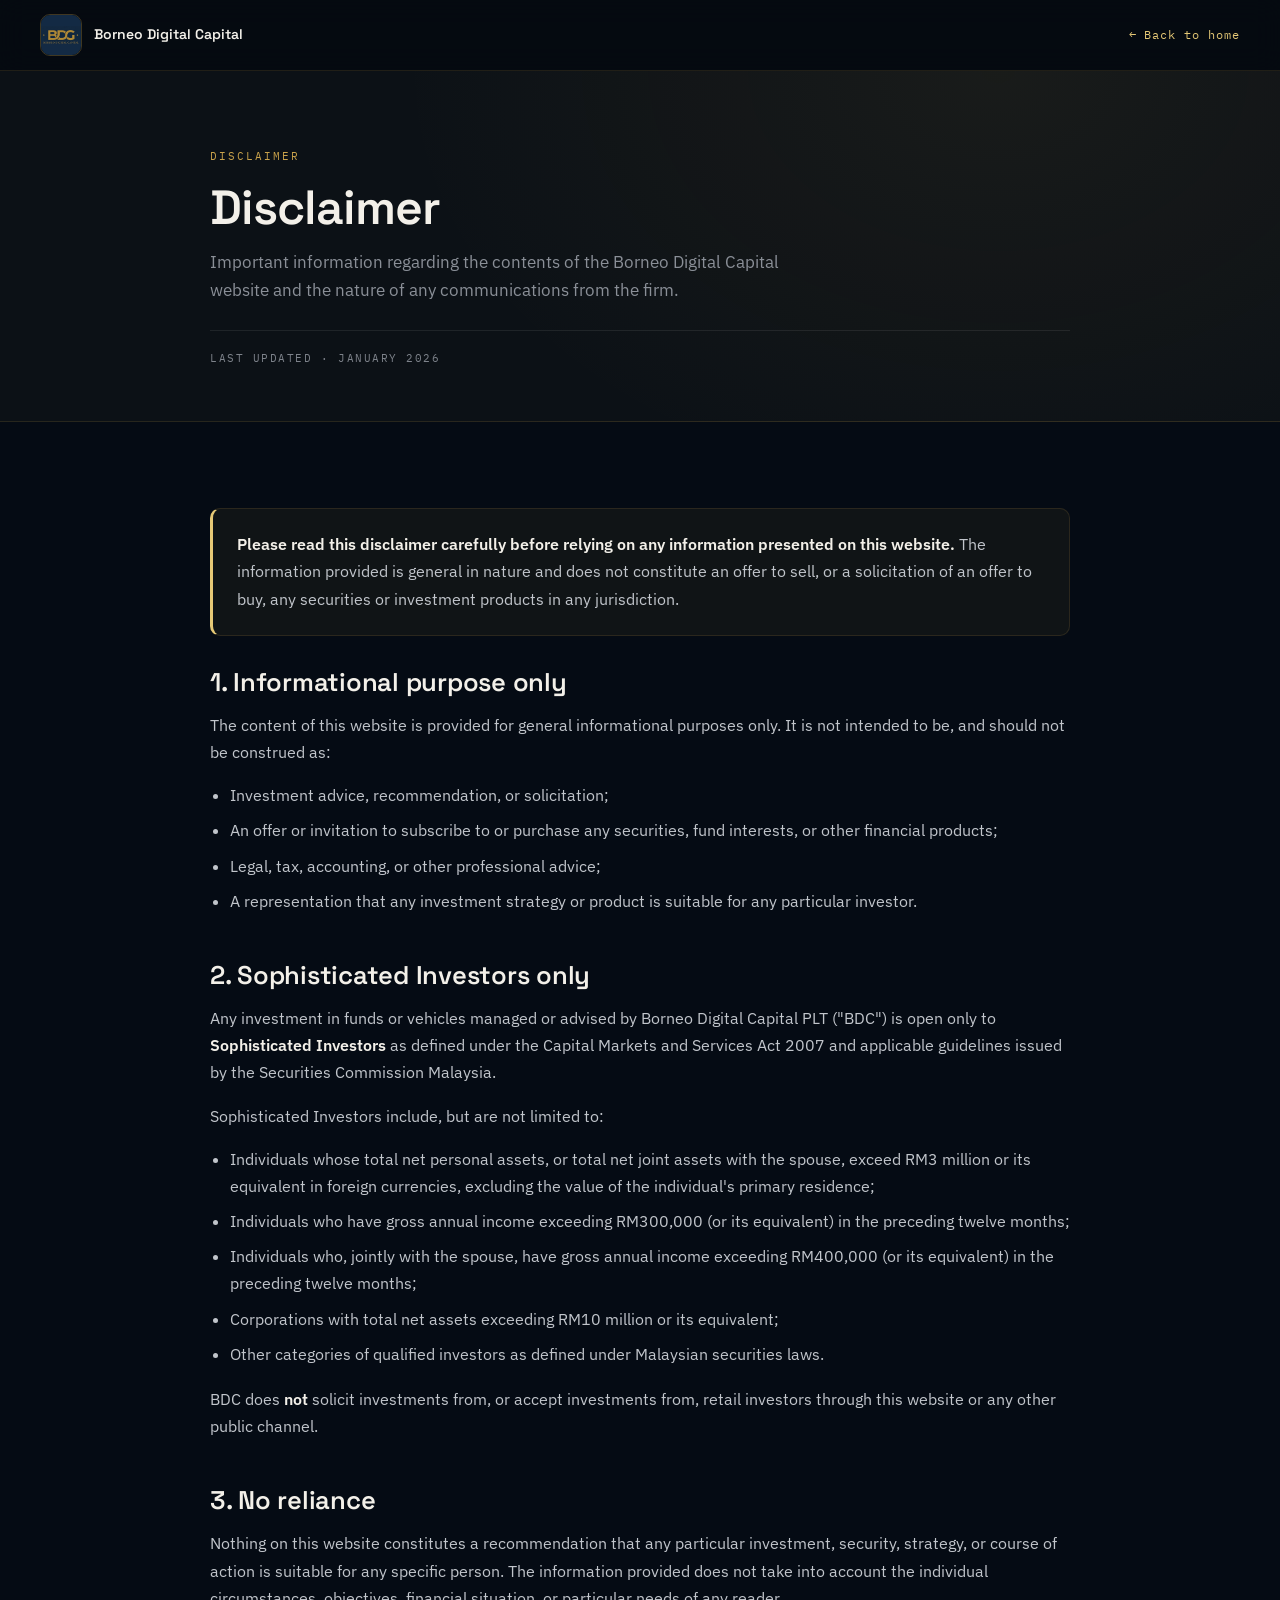
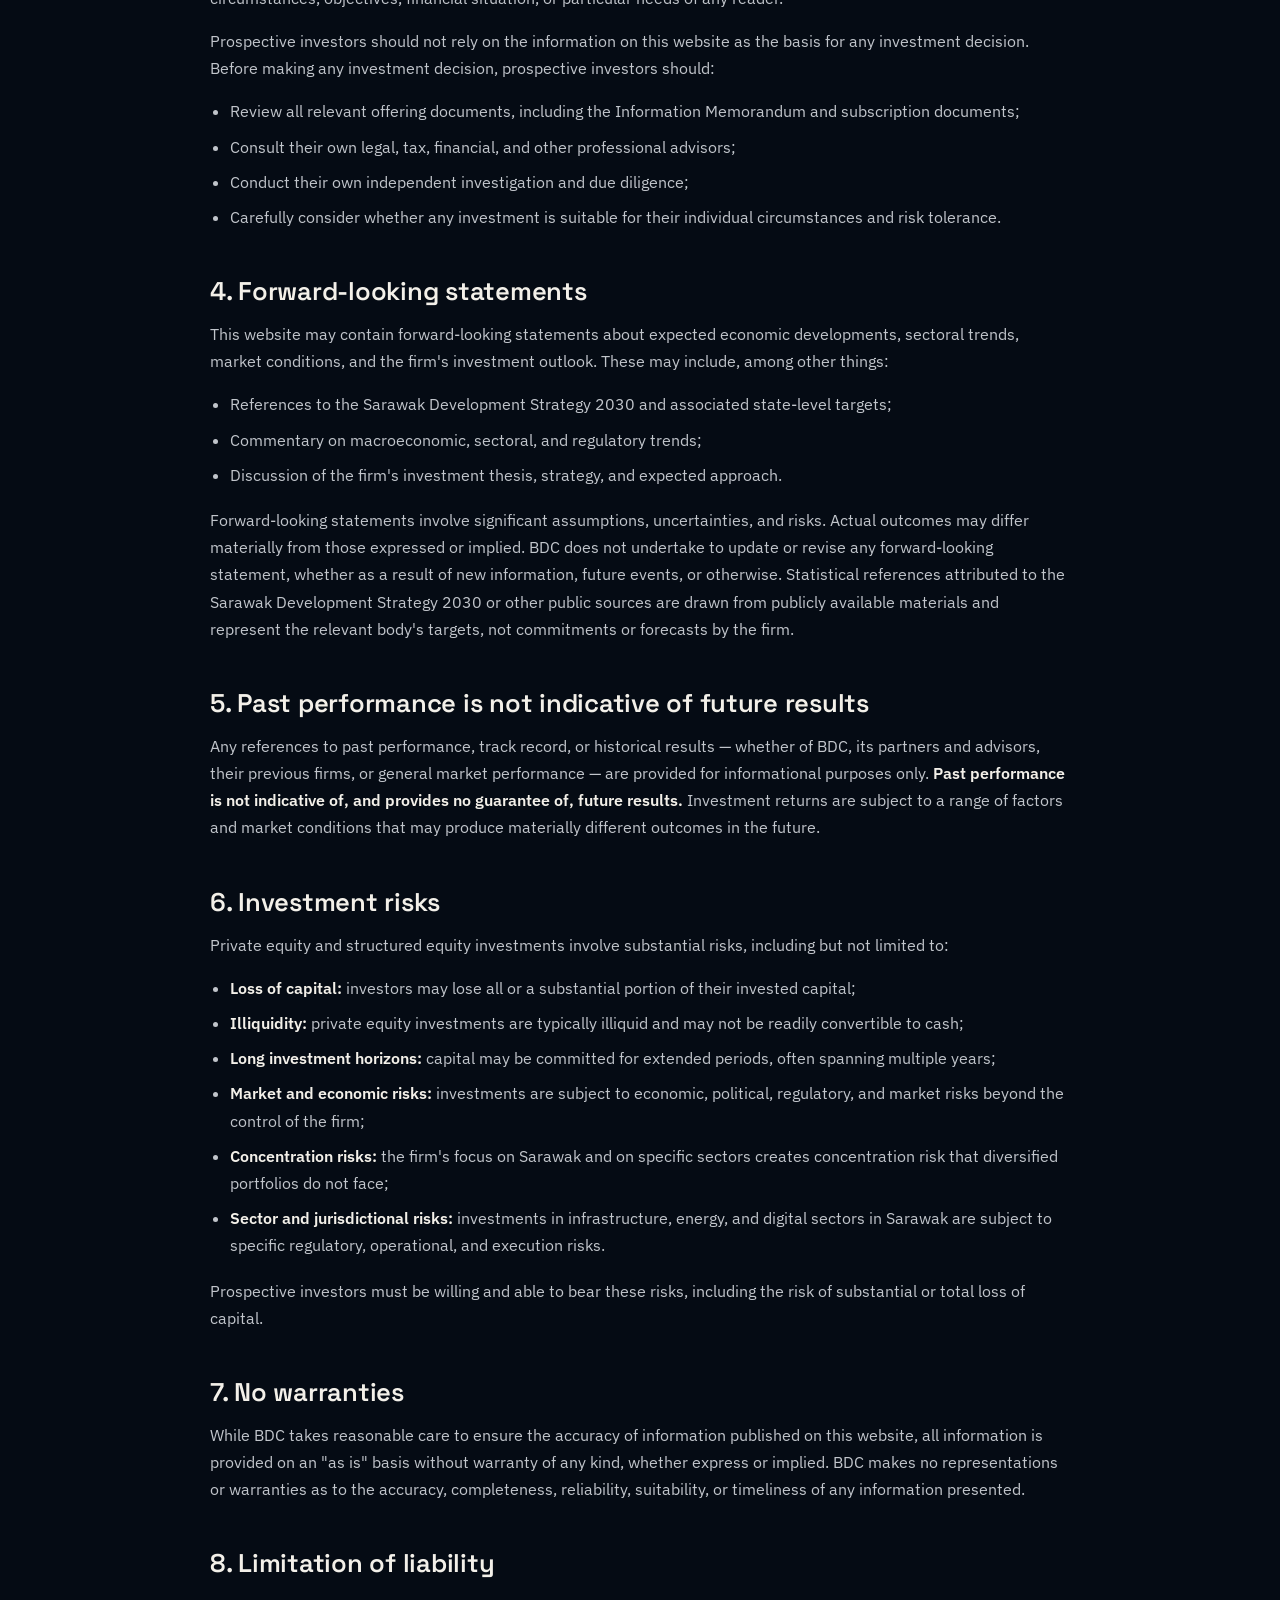
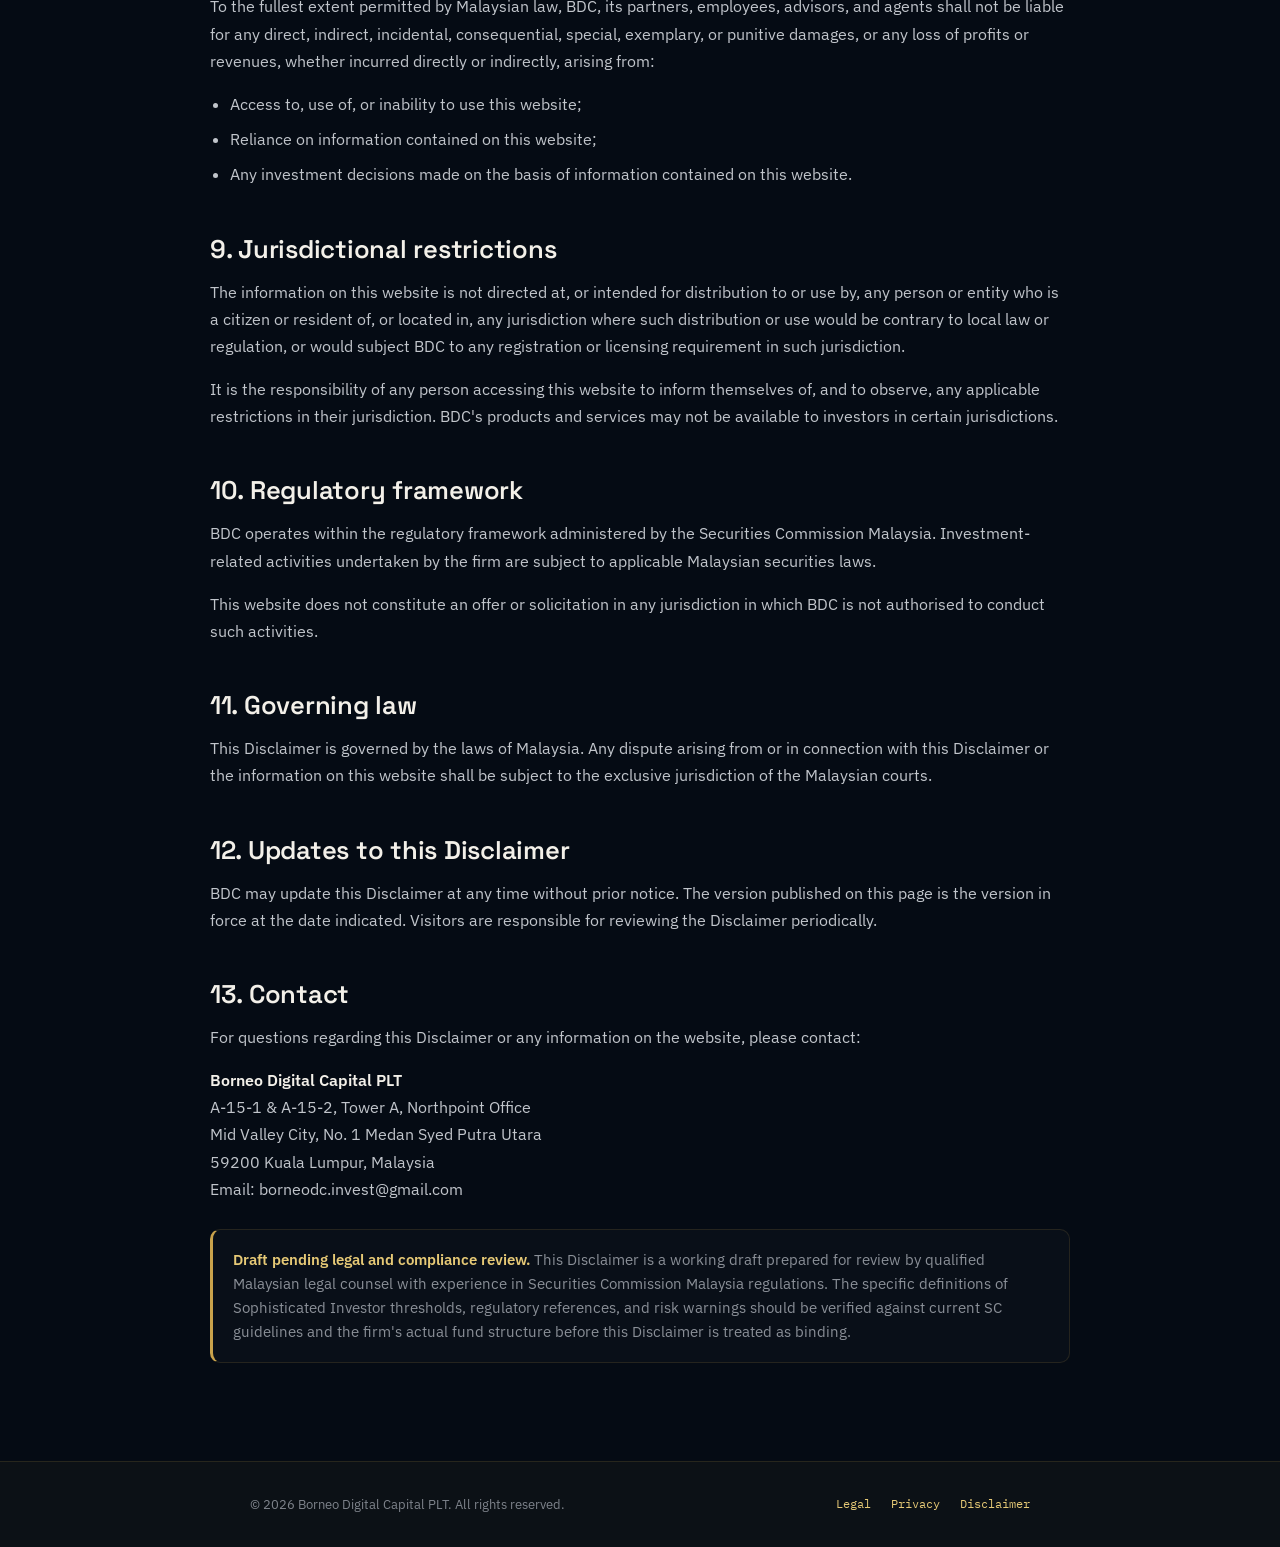
<file: disclaimer.html>
<!DOCTYPE html>
<html lang="en">
<head>
<meta charset="UTF-8">
<meta name="viewport" content="width=device-width, initial-scale=1.0">
<title>Disclaimer — Borneo Digital Capital</title>
<meta name="description" content="Important information regarding the contents of the Borneo Digital Capital website and the nature of any communications from the firm.">
<meta name="author" content="Borneo Digital Capital">
<meta name="robots" content="index, follow">
<link rel="canonical" href="https://borneodigitalcapital.com/disclaimer.html">
<meta property="og:type" content="website">
<meta property="og:title" content="Disclaimer — Borneo Digital Capital">
<meta property="og:description" content="Important information regarding the contents of the Borneo Digital Capital website and the nature of any communications from the firm.">
<meta property="og:url" content="https://borneodigitalcapital.com/disclaimer.html">
<meta property="og:image" content="https://borneodigitalcapital.com/images/sector-1.jpg">
<meta name="twitter:card" content="summary_large_image">
<meta name="twitter:title" content="Disclaimer — Borneo Digital Capital">
<meta name="twitter:description" content="Important information regarding the contents of the Borneo Digital Capital website and the nature of any communications from the firm.">
<meta name="twitter:image" content="https://borneodigitalcapital.com/images/sector-1.jpg">
<link rel="preconnect" href="https://fonts.googleapis.com">
<link rel="preconnect" href="https://fonts.gstatic.com" crossorigin>
<link href="https://fonts.googleapis.com/css2?family=Space+Grotesk:wght@400;500;600;700&family=IBM+Plex+Sans:wght@400;500;600&family=IBM+Plex+Mono:wght@400;500&display=swap" rel="stylesheet">
<style>
  :root{
    --bg:#050b14; --panel:#0c1116;
    --gold:#c9a24b; --gold-bright:#e6c976;
    --ink:#f3f0e9; --body:#c1c5cb; --muted:#8a8f97; --faint:#7e838b;
    --line:rgba(201,162,75,.14);
  }
  *{margin:0;padding:0;box-sizing:border-box}
  html{scroll-behavior:smooth}
  body{font-family:'IBM Plex Sans',system-ui,sans-serif;background:var(--bg);
       color:var(--body);font-size:16px;line-height:1.7;-webkit-font-smoothing:antialiased}
  a{color:inherit}
  img{max-width:100%;display:block}

  header{position:sticky;top:0;z-index:50;display:flex;align-items:center;
         justify-content:space-between;gap:24px;padding:14px 40px;
         background:rgba(6,10,16,.72);backdrop-filter:blur(14px);
         border-bottom:1px solid var(--line)}
  .brand{display:flex;align-items:center;gap:12px;text-decoration:none}
  .brand-logo{height:42px;width:42px;flex:none;object-fit:cover;
    border-radius:10px;border:1px solid rgba(201,162,75,.3)}
  .brand-name{font-family:'Space Grotesk',sans-serif;font-weight:600;
              font-size:14px;color:var(--ink)}
  .back{font-family:'IBM Plex Mono',monospace;font-size:12px;
        letter-spacing:.08em;color:var(--gold-bright);text-decoration:none}
  .back:hover{color:var(--ink)}

  .page-header{position:relative;overflow:hidden;padding:76px 40px 54px;
    border-bottom:1px solid var(--line);
    background:radial-gradient(1000px 720px at 78% 0%,rgba(201,162,75,.07),transparent 60%),var(--panel)}
  .wrap{max-width:860px;margin:0 auto}
  .eyebrow{font-family:'IBM Plex Mono',monospace;font-size:11px;letter-spacing:.18em;
           text-transform:uppercase;color:var(--gold);margin-bottom:16px}
  .page-header h1{font-family:'Space Grotesk',sans-serif;font-weight:600;
    font-size:clamp(2rem,4vw,3rem);line-height:1.08;letter-spacing:-.02em;
    color:var(--ink);margin-bottom:14px}
  .deck{font-size:16.5px;color:var(--muted);max-width:58ch}
  .updated{margin-top:26px;padding-top:18px;border-top:1px solid rgba(255,255,255,.08);
    font-family:'IBM Plex Mono',monospace;font-size:11px;letter-spacing:.14em;
    text-transform:uppercase;color:var(--faint)}

  main{padding:56px 40px 72px}
  main h2{font-family:'Space Grotesk',sans-serif;font-weight:600;
    font-size:clamp(1.3rem,2.2vw,1.6rem);line-height:1.25;letter-spacing:-.01em;
    color:var(--ink);margin:44px 0 14px}
  main h2:first-of-type{margin-top:0}
  main h3{font-family:'Space Grotesk',sans-serif;font-weight:600;font-size:1.05rem;
    color:var(--ink);margin:28px 0 10px}
  main p{margin-bottom:16px;color:var(--body)}
  main strong{color:var(--ink);font-weight:600}
  main ul,main ol{margin:0 0 18px 20px}
  main li{margin-bottom:8px;color:var(--body)}
  main a{color:var(--gold-bright);text-decoration:none;
         border-bottom:1px solid rgba(230,201,118,.3)}
  main a:hover{color:var(--ink)}
  main table{width:100%;border-collapse:collapse;margin:0 0 20px;font-size:14.5px}
  main th,main td{text-align:left;padding:10px 12px;
    border-bottom:1px solid rgba(255,255,255,.07);vertical-align:top}
  main th{font-family:'IBM Plex Mono',monospace;font-size:11px;letter-spacing:.1em;
    text-transform:uppercase;color:var(--gold)}

  .reviewbox{background:rgba(255,255,255,.02);border:1px solid var(--line);
    border-left:3px solid var(--gold);border-radius:10px;padding:18px 20px;
    margin:26px 0;font-size:14.5px;line-height:1.65;color:var(--muted)}
  .reviewbox strong{color:var(--gold-bright)}
  .keystatement{background:rgba(201,162,75,.06);border:1px solid var(--line);
    border-left:3px solid var(--gold-bright);border-radius:10px;
    padding:22px 24px;margin:30px 0;color:var(--body)}
  .keystatement p:last-child{margin-bottom:0}
  .keystatement strong{color:var(--ink)}

  footer{border-top:1px solid var(--line);background:var(--panel)}
  .footer-inner{max-width:860px;margin:0 auto;padding:32px 40px;display:flex;
    flex-wrap:wrap;justify-content:space-between;gap:16px;align-items:center}
  .copyright{font-size:12.5px;color:var(--faint)}
  .footer-links{display:flex;gap:20px}
  .footer-links a{font-family:'IBM Plex Mono',monospace;font-size:12px;
    color:var(--gold-bright);text-decoration:none}
  .footer-links a:hover{color:var(--ink)}

  @media(max-width:640px){
    header{padding:12px 20px}
    .page-header{padding:52px 20px 40px}
    main{padding:40px 20px 56px}
    .footer-inner{padding:26px 20px}
  }
</style>
</head>
<body>

<header>
  <a class="brand" href="index.html">
    <img class="brand-logo" src="images/BDC-logo.png" alt="Borneo Digital Capital">
    <span class="brand-name">Borneo Digital Capital</span>
  </a>
  <a class="back" href="index.html">&larr; Back to home</a>
</header>

<div class="page-header">
  <div class="wrap">
    <div class="eyebrow">Disclaimer</div>
    <h1>Disclaimer</h1>
    <p class="deck">Important information regarding the contents of the Borneo Digital Capital website and the nature of any communications from the firm.</p>
    <div class="updated">Last updated &middot; January 2026</div>
  </div>
</div>

<main>
  <div class="wrap">
    <div class="keystatement">
          <p><strong>Please read this disclaimer carefully before relying on any information presented on this website.</strong> The information provided is general in nature and does not constitute an offer to sell, or a solicitation of an offer to buy, any securities or investment products in any jurisdiction.</p>
        </div>
        <h2>1. Informational purpose only</h2>
        <p>The content of this website is provided for general informational purposes only. It is not intended to be, and should not be construed as:</p>
        <ul>
          <li>Investment advice, recommendation, or solicitation;</li>
          <li>An offer or invitation to subscribe to or purchase any securities, fund interests, or other financial products;</li>
          <li>Legal, tax, accounting, or other professional advice;</li>
          <li>A representation that any investment strategy or product is suitable for any particular investor.</li>
        </ul>
        <h2>2. Sophisticated Investors only</h2>
        <p>Any investment in funds or vehicles managed or advised by Borneo Digital Capital PLT ("BDC") is open only to <strong>Sophisticated Investors</strong> as defined under the Capital Markets and Services Act 2007 and applicable guidelines issued by the Securities Commission Malaysia.</p>
        <p>Sophisticated Investors include, but are not limited to:</p>
        <ul>
          <li>Individuals whose total net personal assets, or total net joint assets with the spouse, exceed RM3 million or its equivalent in foreign currencies, excluding the value of the individual's primary residence;</li>
          <li>Individuals who have gross annual income exceeding RM300,000 (or its equivalent) in the preceding twelve months;</li>
          <li>Individuals who, jointly with the spouse, have gross annual income exceeding RM400,000 (or its equivalent) in the preceding twelve months;</li>
          <li>Corporations with total net assets exceeding RM10 million or its equivalent;</li>
          <li>Other categories of qualified investors as defined under Malaysian securities laws.</li>
        </ul>
        <p>BDC does <strong>not</strong> solicit investments from, or accept investments from, retail investors through this website or any other public channel.</p>
        <h2>3. No reliance</h2>
        <p>Nothing on this website constitutes a recommendation that any particular investment, security, strategy, or course of action is suitable for any specific person. The information provided does not take into account the individual circumstances, objectives, financial situation, or particular needs of any reader.</p>
        <p>Prospective investors should not rely on the information on this website as the basis for any investment decision. Before making any investment decision, prospective investors should:</p>
        <ul>
          <li>Review all relevant offering documents, including the Information Memorandum and subscription documents;</li>
          <li>Consult their own legal, tax, financial, and other professional advisors;</li>
          <li>Conduct their own independent investigation and due diligence;</li>
          <li>Carefully consider whether any investment is suitable for their individual circumstances and risk tolerance.</li>
        </ul>
        <h2>4. Forward-looking statements</h2>
        <p>This website may contain forward-looking statements about expected economic developments, sectoral trends, market conditions, and the firm's investment outlook. These may include, among other things:</p>
        <ul>
          <li>References to the Sarawak Development Strategy 2030 and associated state-level targets;</li>
          <li>Commentary on macroeconomic, sectoral, and regulatory trends;</li>
          <li>Discussion of the firm's investment thesis, strategy, and expected approach.</li>
        </ul>
        <p>Forward-looking statements involve significant assumptions, uncertainties, and risks. Actual outcomes may differ materially from those expressed or implied. BDC does not undertake to update or revise any forward-looking statement, whether as a result of new information, future events, or otherwise. Statistical references attributed to the Sarawak Development Strategy 2030 or other public sources are drawn from publicly available materials and represent the relevant body's targets, not commitments or forecasts by the firm.</p>
        <h2>5. Past performance is not indicative of future results</h2>
        <p>Any references to past performance, track record, or historical results &mdash; whether of BDC, its partners and advisors, their previous firms, or general market performance &mdash; are provided for informational purposes only. <strong>Past performance is not indicative of, and provides no guarantee of, future results.</strong> Investment returns are subject to a range of factors and market conditions that may produce materially different outcomes in the future.</p>
        <h2>6. Investment risks</h2>
        <p>Private equity and structured equity investments involve substantial risks, including but not limited to:</p>
        <ul>
          <li><strong>Loss of capital:</strong> investors may lose all or a substantial portion of their invested capital;</li>
          <li><strong>Illiquidity:</strong> private equity investments are typically illiquid and may not be readily convertible to cash;</li>
          <li><strong>Long investment horizons:</strong> capital may be committed for extended periods, often spanning multiple years;</li>
          <li><strong>Market and economic risks:</strong> investments are subject to economic, political, regulatory, and market risks beyond the control of the firm;</li>
          <li><strong>Concentration risks:</strong> the firm's focus on Sarawak and on specific sectors creates concentration risk that diversified portfolios do not face;</li>
          <li><strong>Sector and jurisdictional risks:</strong> investments in infrastructure, energy, and digital sectors in Sarawak are subject to specific regulatory, operational, and execution risks.</li>
        </ul>
        <p>Prospective investors must be willing and able to bear these risks, including the risk of substantial or total loss of capital.</p>
        <h2>7. No warranties</h2>
        <p>While BDC takes reasonable care to ensure the accuracy of information published on this website, all information is provided on an "as is" basis without warranty of any kind, whether express or implied. BDC makes no representations or warranties as to the accuracy, completeness, reliability, suitability, or timeliness of any information presented.</p>
        <h2>8. Limitation of liability</h2>
        <p>To the fullest extent permitted by Malaysian law, BDC, its partners, employees, advisors, and agents shall not be liable for any direct, indirect, incidental, consequential, special, exemplary, or punitive damages, or any loss of profits or revenues, whether incurred directly or indirectly, arising from:</p>
        <ul>
          <li>Access to, use of, or inability to use this website;</li>
          <li>Reliance on information contained on this website;</li>
          <li>Any investment decisions made on the basis of information contained on this website.</li>
        </ul>
        <h2>9. Jurisdictional restrictions</h2>
        <p>The information on this website is not directed at, or intended for distribution to or use by, any person or entity who is a citizen or resident of, or located in, any jurisdiction where such distribution or use would be contrary to local law or regulation, or would subject BDC to any registration or licensing requirement in such jurisdiction.</p>
        <p>It is the responsibility of any person accessing this website to inform themselves of, and to observe, any applicable restrictions in their jurisdiction. BDC's products and services may not be available to investors in certain jurisdictions.</p>
        <h2>10. Regulatory framework</h2>
        <p>BDC operates within the regulatory framework administered by the Securities Commission Malaysia. Investment-related activities undertaken by the firm are subject to applicable Malaysian securities laws.</p>
        <p>This website does not constitute an offer or solicitation in any jurisdiction in which BDC is not authorised to conduct such activities.</p>
        <h2>11. Governing law</h2>
        <p>This Disclaimer is governed by the laws of Malaysia. Any dispute arising from or in connection with this Disclaimer or the information on this website shall be subject to the exclusive jurisdiction of the Malaysian courts.</p>
        <h2>12. Updates to this Disclaimer</h2>
        <p>BDC may update this Disclaimer at any time without prior notice. The version published on this page is the version in force at the date indicated. Visitors are responsible for reviewing the Disclaimer periodically.</p>
        <h2>13. Contact</h2>
        <p>For questions regarding this Disclaimer or any information on the website, please contact:</p>
        <p><strong>Borneo Digital Capital PLT</strong><br>
        A-15-1 &amp; A-15-2, Tower A, Northpoint Office<br>
        Mid Valley City, No. 1 Medan Syed Putra Utara<br>
        59200 Kuala Lumpur, Malaysia<br>
        Email: <a href="mailto:borneodc.invest@gmail.com" style="color: var(--green); border-bottom: 1px solid var(--gray-300);">borneodc.invest@gmail.com</a></p>
        <div class="reviewbox">
          <strong>Draft pending legal and compliance review.</strong> This Disclaimer is a working draft prepared for review by qualified Malaysian legal counsel with experience in Securities Commission Malaysia regulations. The specific definitions of Sophisticated Investor thresholds, regulatory references, and risk warnings should be verified against current SC guidelines and the firm's actual fund structure before this Disclaimer is treated as binding.
        </div>
  </div>
</main>

<footer>
  <div class="footer-inner">
    <div class="copyright">&copy; 2026 Borneo Digital Capital PLT. All rights reserved.</div>
    <div class="footer-links">
      <a href="legal.html">Legal</a>
      <a href="privacy.html">Privacy</a>
      <a href="disclaimer.html">Disclaimer</a>
    </div>
  </div>
</footer>

</body>
</html>
</file>
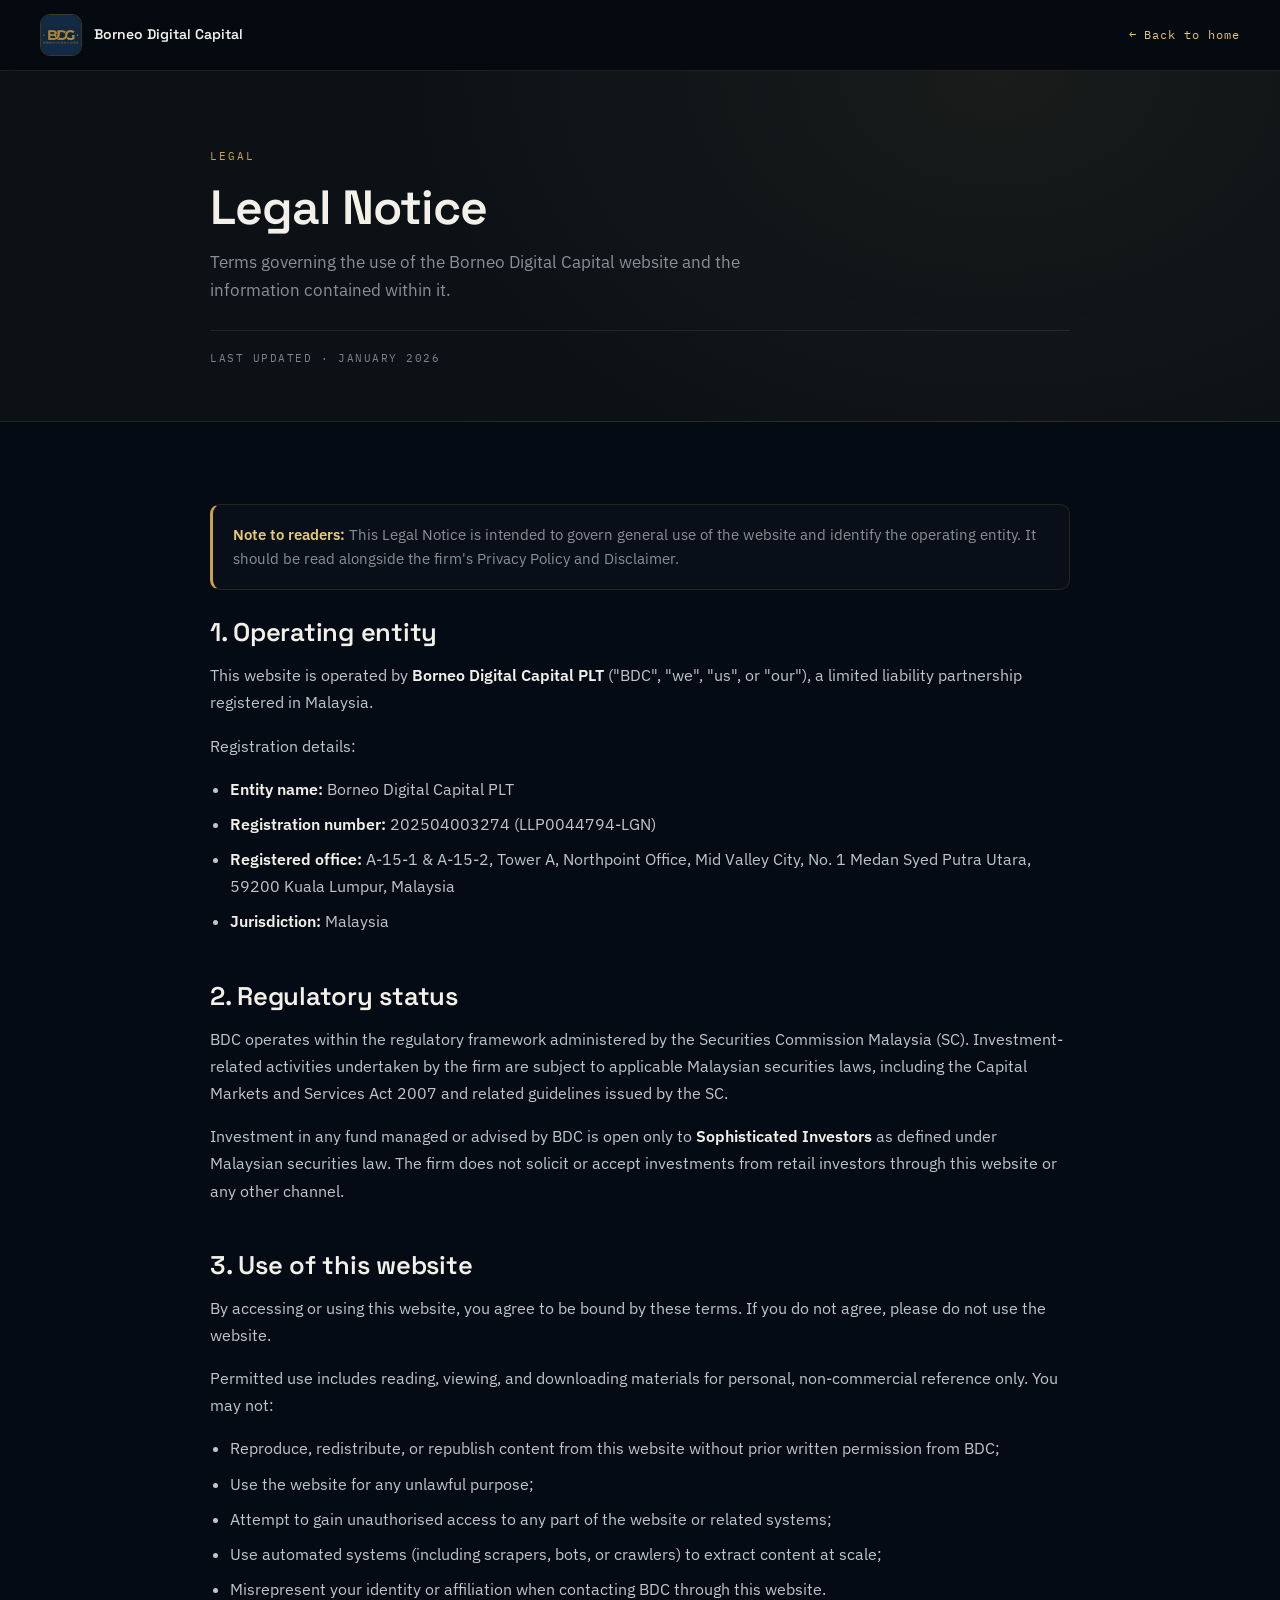
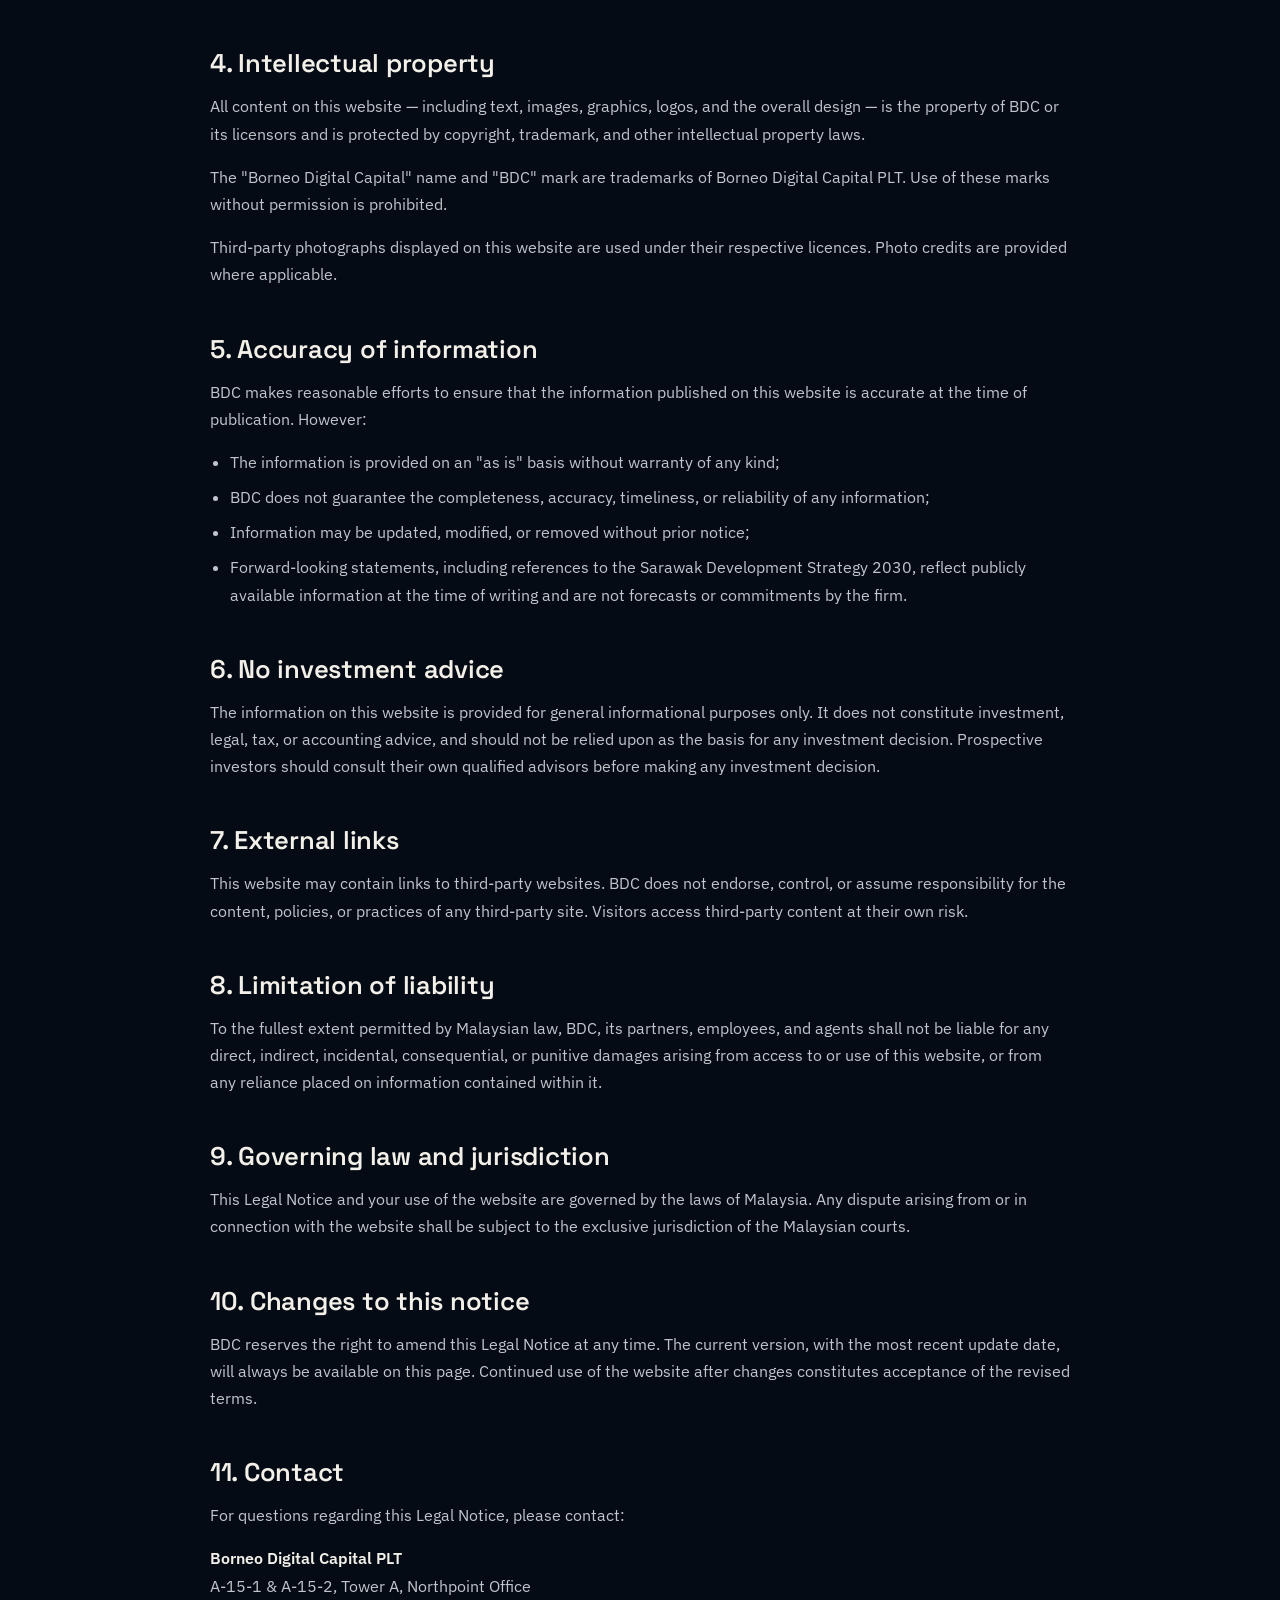
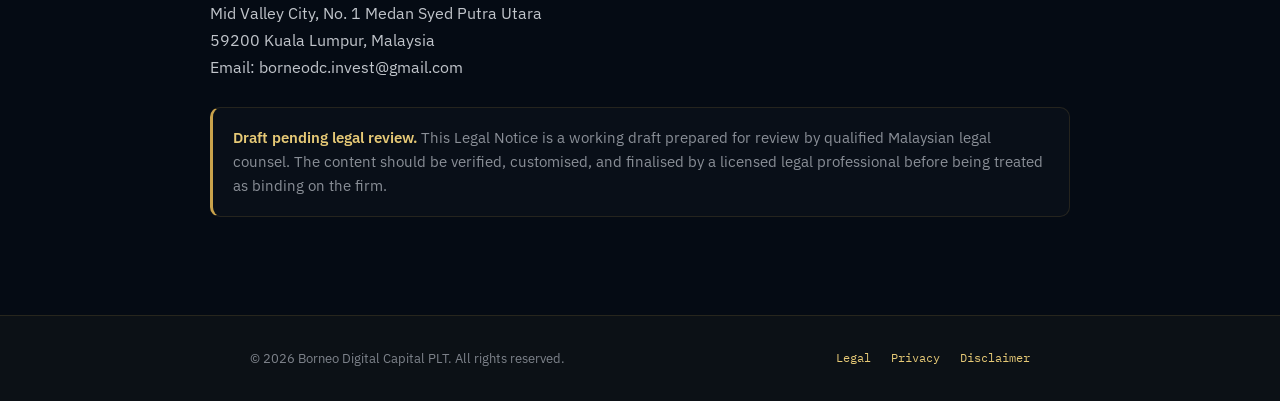
<file: legal.html>
<!DOCTYPE html>
<html lang="en">
<head>
<meta charset="UTF-8">
<meta name="viewport" content="width=device-width, initial-scale=1.0">
<title>Legal Notice — Borneo Digital Capital</title>
<meta name="description" content="Terms governing the use of the Borneo Digital Capital website and the information contained within it.">
<meta name="author" content="Borneo Digital Capital">
<meta name="robots" content="index, follow">
<link rel="canonical" href="https://borneodigitalcapital.com/legal.html">
<meta property="og:type" content="website">
<meta property="og:title" content="Legal Notice — Borneo Digital Capital">
<meta property="og:description" content="Terms governing the use of the Borneo Digital Capital website and the information contained within it.">
<meta property="og:url" content="https://borneodigitalcapital.com/legal.html">
<meta property="og:image" content="https://borneodigitalcapital.com/images/sector-1.jpg">
<meta name="twitter:card" content="summary_large_image">
<meta name="twitter:title" content="Legal Notice — Borneo Digital Capital">
<meta name="twitter:description" content="Terms governing the use of the Borneo Digital Capital website and the information contained within it.">
<meta name="twitter:image" content="https://borneodigitalcapital.com/images/sector-1.jpg">
<link rel="preconnect" href="https://fonts.googleapis.com">
<link rel="preconnect" href="https://fonts.gstatic.com" crossorigin>
<link href="https://fonts.googleapis.com/css2?family=Space+Grotesk:wght@400;500;600;700&family=IBM+Plex+Sans:wght@400;500;600&family=IBM+Plex+Mono:wght@400;500&display=swap" rel="stylesheet">
<style>
  :root{
    --bg:#050b14; --panel:#0c1116;
    --gold:#c9a24b; --gold-bright:#e6c976;
    --ink:#f3f0e9; --body:#c1c5cb; --muted:#8a8f97; --faint:#7e838b;
    --line:rgba(201,162,75,.14);
  }
  *{margin:0;padding:0;box-sizing:border-box}
  html{scroll-behavior:smooth}
  body{font-family:'IBM Plex Sans',system-ui,sans-serif;background:var(--bg);
       color:var(--body);font-size:16px;line-height:1.7;-webkit-font-smoothing:antialiased}
  a{color:inherit}
  img{max-width:100%;display:block}

  header{position:sticky;top:0;z-index:50;display:flex;align-items:center;
         justify-content:space-between;gap:24px;padding:14px 40px;
         background:rgba(6,10,16,.72);backdrop-filter:blur(14px);
         border-bottom:1px solid var(--line)}
  .brand{display:flex;align-items:center;gap:12px;text-decoration:none}
  .brand-logo{height:42px;width:42px;flex:none;object-fit:cover;
    border-radius:10px;border:1px solid rgba(201,162,75,.3)}
  .brand-name{font-family:'Space Grotesk',sans-serif;font-weight:600;
              font-size:14px;color:var(--ink)}
  .back{font-family:'IBM Plex Mono',monospace;font-size:12px;
        letter-spacing:.08em;color:var(--gold-bright);text-decoration:none}
  .back:hover{color:var(--ink)}

  .page-header{position:relative;overflow:hidden;padding:76px 40px 54px;
    border-bottom:1px solid var(--line);
    background:radial-gradient(1000px 720px at 78% 0%,rgba(201,162,75,.07),transparent 60%),var(--panel)}
  .wrap{max-width:860px;margin:0 auto}
  .eyebrow{font-family:'IBM Plex Mono',monospace;font-size:11px;letter-spacing:.18em;
           text-transform:uppercase;color:var(--gold);margin-bottom:16px}
  .page-header h1{font-family:'Space Grotesk',sans-serif;font-weight:600;
    font-size:clamp(2rem,4vw,3rem);line-height:1.08;letter-spacing:-.02em;
    color:var(--ink);margin-bottom:14px}
  .deck{font-size:16.5px;color:var(--muted);max-width:58ch}
  .updated{margin-top:26px;padding-top:18px;border-top:1px solid rgba(255,255,255,.08);
    font-family:'IBM Plex Mono',monospace;font-size:11px;letter-spacing:.14em;
    text-transform:uppercase;color:var(--faint)}

  main{padding:56px 40px 72px}
  main h2{font-family:'Space Grotesk',sans-serif;font-weight:600;
    font-size:clamp(1.3rem,2.2vw,1.6rem);line-height:1.25;letter-spacing:-.01em;
    color:var(--ink);margin:44px 0 14px}
  main h2:first-of-type{margin-top:0}
  main h3{font-family:'Space Grotesk',sans-serif;font-weight:600;font-size:1.05rem;
    color:var(--ink);margin:28px 0 10px}
  main p{margin-bottom:16px;color:var(--body)}
  main strong{color:var(--ink);font-weight:600}
  main ul,main ol{margin:0 0 18px 20px}
  main li{margin-bottom:8px;color:var(--body)}
  main a{color:var(--gold-bright);text-decoration:none;
         border-bottom:1px solid rgba(230,201,118,.3)}
  main a:hover{color:var(--ink)}
  main table{width:100%;border-collapse:collapse;margin:0 0 20px;font-size:14.5px}
  main th,main td{text-align:left;padding:10px 12px;
    border-bottom:1px solid rgba(255,255,255,.07);vertical-align:top}
  main th{font-family:'IBM Plex Mono',monospace;font-size:11px;letter-spacing:.1em;
    text-transform:uppercase;color:var(--gold)}

  .reviewbox{background:rgba(255,255,255,.02);border:1px solid var(--line);
    border-left:3px solid var(--gold);border-radius:10px;padding:18px 20px;
    margin:26px 0;font-size:14.5px;line-height:1.65;color:var(--muted)}
  .reviewbox strong{color:var(--gold-bright)}
  .keystatement{background:rgba(201,162,75,.06);border:1px solid var(--line);
    border-left:3px solid var(--gold-bright);border-radius:10px;
    padding:22px 24px;margin:30px 0;color:var(--body)}
  .keystatement p:last-child{margin-bottom:0}
  .keystatement strong{color:var(--ink)}

  footer{border-top:1px solid var(--line);background:var(--panel)}
  .footer-inner{max-width:860px;margin:0 auto;padding:32px 40px;display:flex;
    flex-wrap:wrap;justify-content:space-between;gap:16px;align-items:center}
  .copyright{font-size:12.5px;color:var(--faint)}
  .footer-links{display:flex;gap:20px}
  .footer-links a{font-family:'IBM Plex Mono',monospace;font-size:12px;
    color:var(--gold-bright);text-decoration:none}
  .footer-links a:hover{color:var(--ink)}

  @media(max-width:640px){
    header{padding:12px 20px}
    .page-header{padding:52px 20px 40px}
    main{padding:40px 20px 56px}
    .footer-inner{padding:26px 20px}
  }
</style>
</head>
<body>

<header>
  <a class="brand" href="index.html">
    <img class="brand-logo" src="images/BDC-logo.png" alt="Borneo Digital Capital">
    <span class="brand-name">Borneo Digital Capital</span>
  </a>
  <a class="back" href="index.html">&larr; Back to home</a>
</header>

<div class="page-header">
  <div class="wrap">
    <div class="eyebrow">Legal</div>
    <h1>Legal Notice</h1>
    <p class="deck">Terms governing the use of the Borneo Digital Capital website and the information contained within it.</p>
    <div class="updated">Last updated &middot; January 2026</div>
  </div>
</div>

<main>
  <div class="wrap">
    <div class="reviewbox">
          <strong>Note to readers:</strong> This Legal Notice is intended to govern general use of the website and identify the operating entity. It should be read alongside the firm's <a href="privacy.html" style="color: var(--green); border-bottom: 1px solid var(--gray-300);">Privacy Policy</a> and <a href="disclaimer.html" style="color: var(--green); border-bottom: 1px solid var(--gray-300);">Disclaimer</a>.
        </div>
        <h2>1. Operating entity</h2>
        <p>This website is operated by <strong>Borneo Digital Capital PLT</strong> ("BDC", "we", "us", or "our"), a limited liability partnership registered in Malaysia.</p>
        <p>Registration details:</p>
        <ul>
          <li><strong>Entity name:</strong> Borneo Digital Capital PLT</li>
          <li><strong>Registration number:</strong> 202504003274 (LLP0044794-LGN)</li>
          <li><strong>Registered office:</strong> A-15-1 &amp; A-15-2, Tower A, Northpoint Office, Mid Valley City, No. 1 Medan Syed Putra Utara, 59200 Kuala Lumpur, Malaysia</li>
          <li><strong>Jurisdiction:</strong> Malaysia</li>
        </ul>
        <h2>2. Regulatory status</h2>
        <p>BDC operates within the regulatory framework administered by the Securities Commission Malaysia (SC). Investment-related activities undertaken by the firm are subject to applicable Malaysian securities laws, including the Capital Markets and Services Act 2007 and related guidelines issued by the SC.</p>
        <p>Investment in any fund managed or advised by BDC is open only to <strong>Sophisticated Investors</strong> as defined under Malaysian securities law. The firm does not solicit or accept investments from retail investors through this website or any other channel.</p>
        <h2>3. Use of this website</h2>
        <p>By accessing or using this website, you agree to be bound by these terms. If you do not agree, please do not use the website.</p>
        <p>Permitted use includes reading, viewing, and downloading materials for personal, non-commercial reference only. You may not:</p>
        <ul>
          <li>Reproduce, redistribute, or republish content from this website without prior written permission from BDC;</li>
          <li>Use the website for any unlawful purpose;</li>
          <li>Attempt to gain unauthorised access to any part of the website or related systems;</li>
          <li>Use automated systems (including scrapers, bots, or crawlers) to extract content at scale;</li>
          <li>Misrepresent your identity or affiliation when contacting BDC through this website.</li>
        </ul>
        <h2>4. Intellectual property</h2>
        <p>All content on this website &mdash; including text, images, graphics, logos, and the overall design &mdash; is the property of BDC or its licensors and is protected by copyright, trademark, and other intellectual property laws.</p>
        <p>The "Borneo Digital Capital" name and "BDC" mark are trademarks of Borneo Digital Capital PLT. Use of these marks without permission is prohibited.</p>
        <p>Third-party photographs displayed on this website are used under their respective licences. Photo credits are provided where applicable.</p>
        <h2>5. Accuracy of information</h2>
        <p>BDC makes reasonable efforts to ensure that the information published on this website is accurate at the time of publication. However:</p>
        <ul>
          <li>The information is provided on an "as is" basis without warranty of any kind;</li>
          <li>BDC does not guarantee the completeness, accuracy, timeliness, or reliability of any information;</li>
          <li>Information may be updated, modified, or removed without prior notice;</li>
          <li>Forward-looking statements, including references to the Sarawak Development Strategy 2030, reflect publicly available information at the time of writing and are not forecasts or commitments by the firm.</li>
        </ul>
        <h2>6. No investment advice</h2>
        <p>The information on this website is provided for general informational purposes only. It does not constitute investment, legal, tax, or accounting advice, and should not be relied upon as the basis for any investment decision. Prospective investors should consult their own qualified advisors before making any investment decision.</p>
        <h2>7. External links</h2>
        <p>This website may contain links to third-party websites. BDC does not endorse, control, or assume responsibility for the content, policies, or practices of any third-party site. Visitors access third-party content at their own risk.</p>
        <h2>8. Limitation of liability</h2>
        <p>To the fullest extent permitted by Malaysian law, BDC, its partners, employees, and agents shall not be liable for any direct, indirect, incidental, consequential, or punitive damages arising from access to or use of this website, or from any reliance placed on information contained within it.</p>
        <h2>9. Governing law and jurisdiction</h2>
        <p>This Legal Notice and your use of the website are governed by the laws of Malaysia. Any dispute arising from or in connection with the website shall be subject to the exclusive jurisdiction of the Malaysian courts.</p>
        <h2>10. Changes to this notice</h2>
        <p>BDC reserves the right to amend this Legal Notice at any time. The current version, with the most recent update date, will always be available on this page. Continued use of the website after changes constitutes acceptance of the revised terms.</p>
        <h2>11. Contact</h2>
        <p>For questions regarding this Legal Notice, please contact:</p>
        <p><strong>Borneo Digital Capital PLT</strong><br>
        A-15-1 &amp; A-15-2, Tower A, Northpoint Office<br>
        Mid Valley City, No. 1 Medan Syed Putra Utara<br>
        59200 Kuala Lumpur, Malaysia<br>
        Email: <a href="mailto:borneodc.invest@gmail.com" style="color: var(--green); border-bottom: 1px solid var(--gray-300);">borneodc.invest@gmail.com</a></p>
        <div class="reviewbox">
          <strong>Draft pending legal review.</strong> This Legal Notice is a working draft prepared for review by qualified Malaysian legal counsel. The content should be verified, customised, and finalised by a licensed legal professional before being treated as binding on the firm.
        </div>
  </div>
</main>

<footer>
  <div class="footer-inner">
    <div class="copyright">&copy; 2026 Borneo Digital Capital PLT. All rights reserved.</div>
    <div class="footer-links">
      <a href="legal.html">Legal</a>
      <a href="privacy.html">Privacy</a>
      <a href="disclaimer.html">Disclaimer</a>
    </div>
  </div>
</footer>

</body>
</html>
</file>
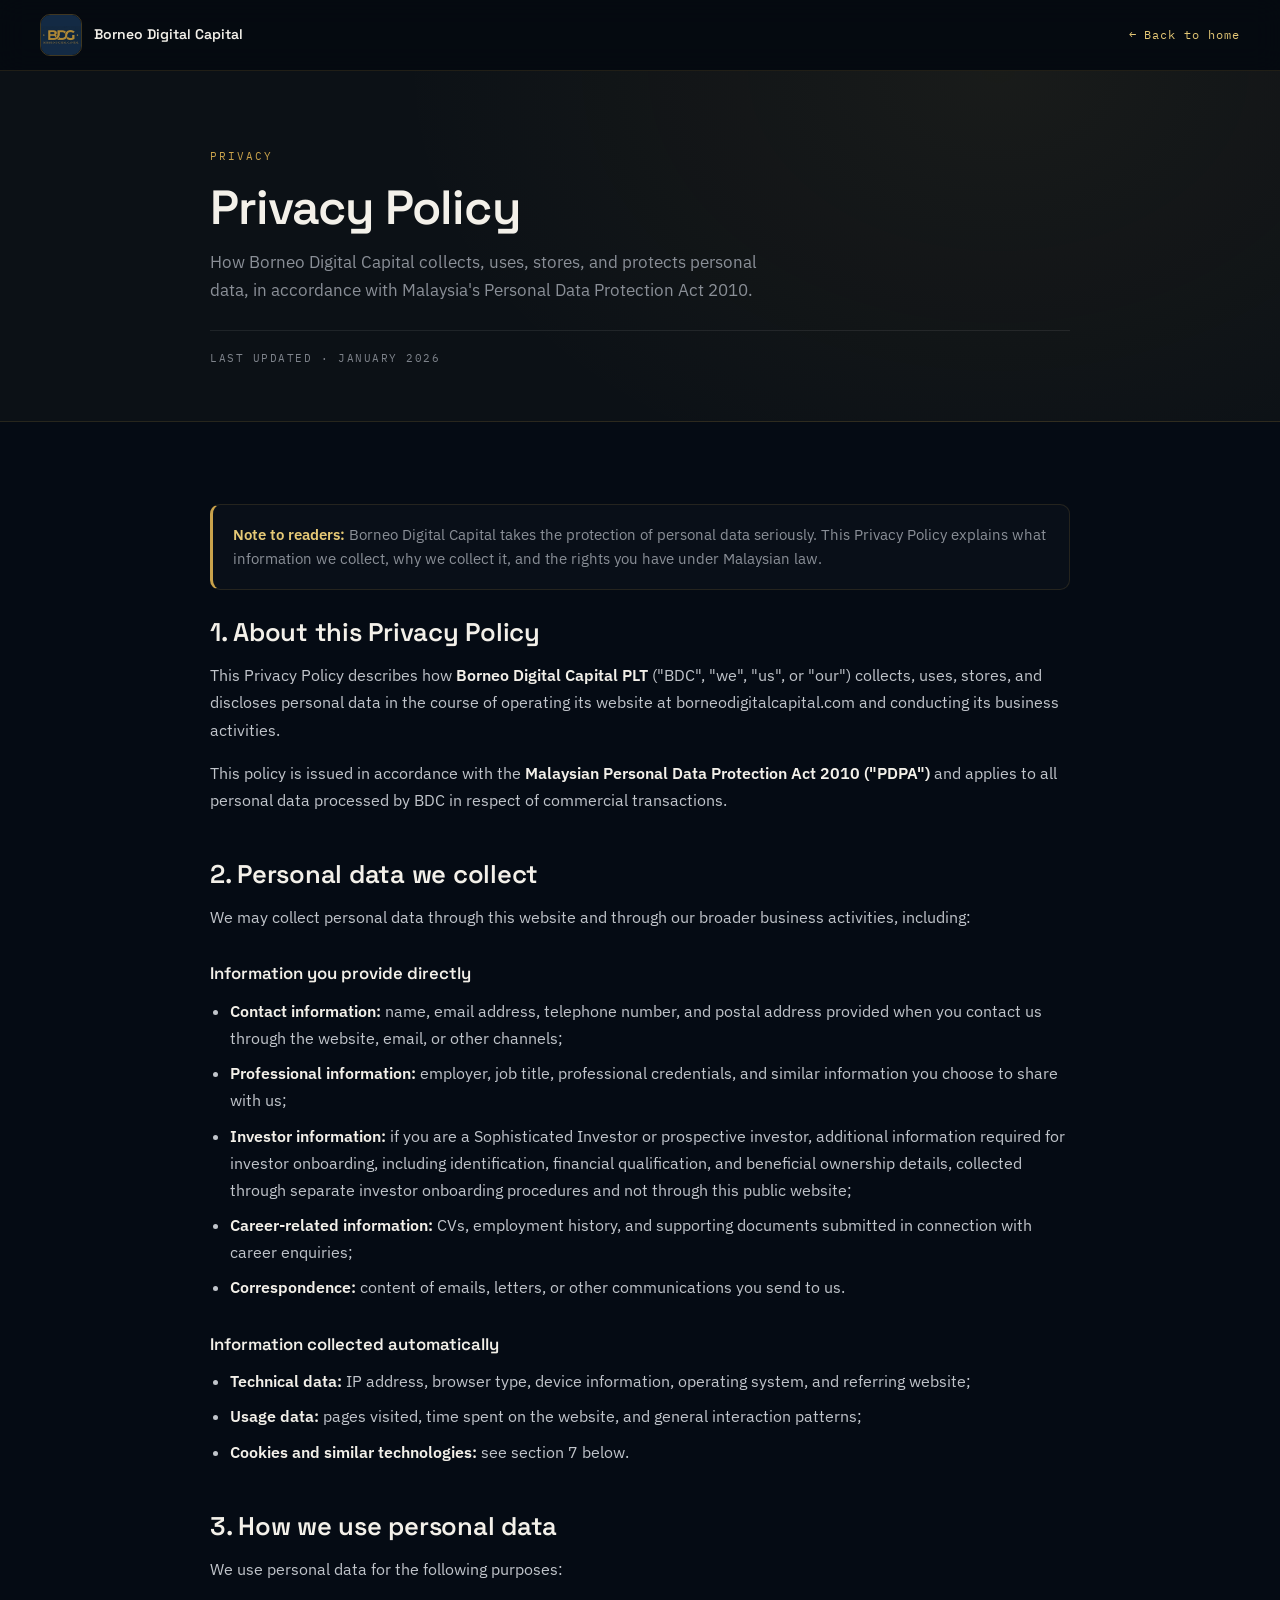
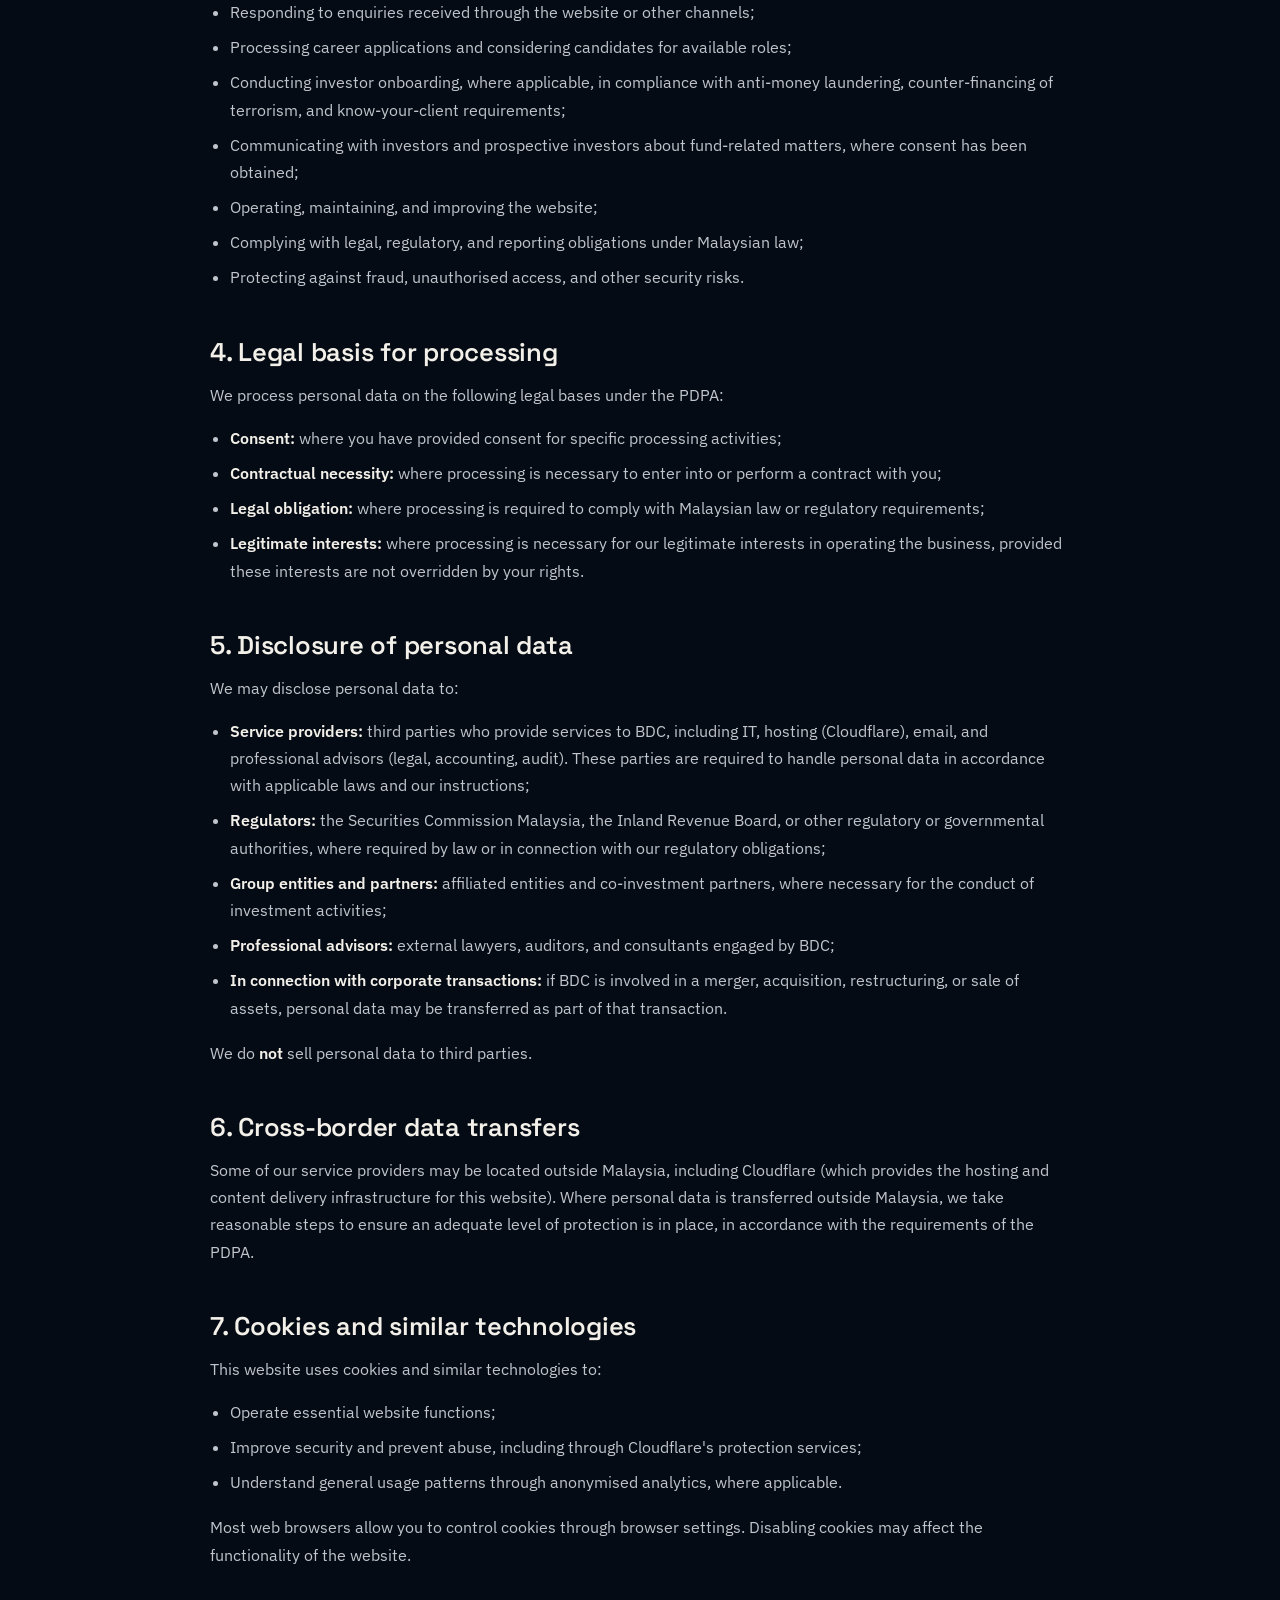
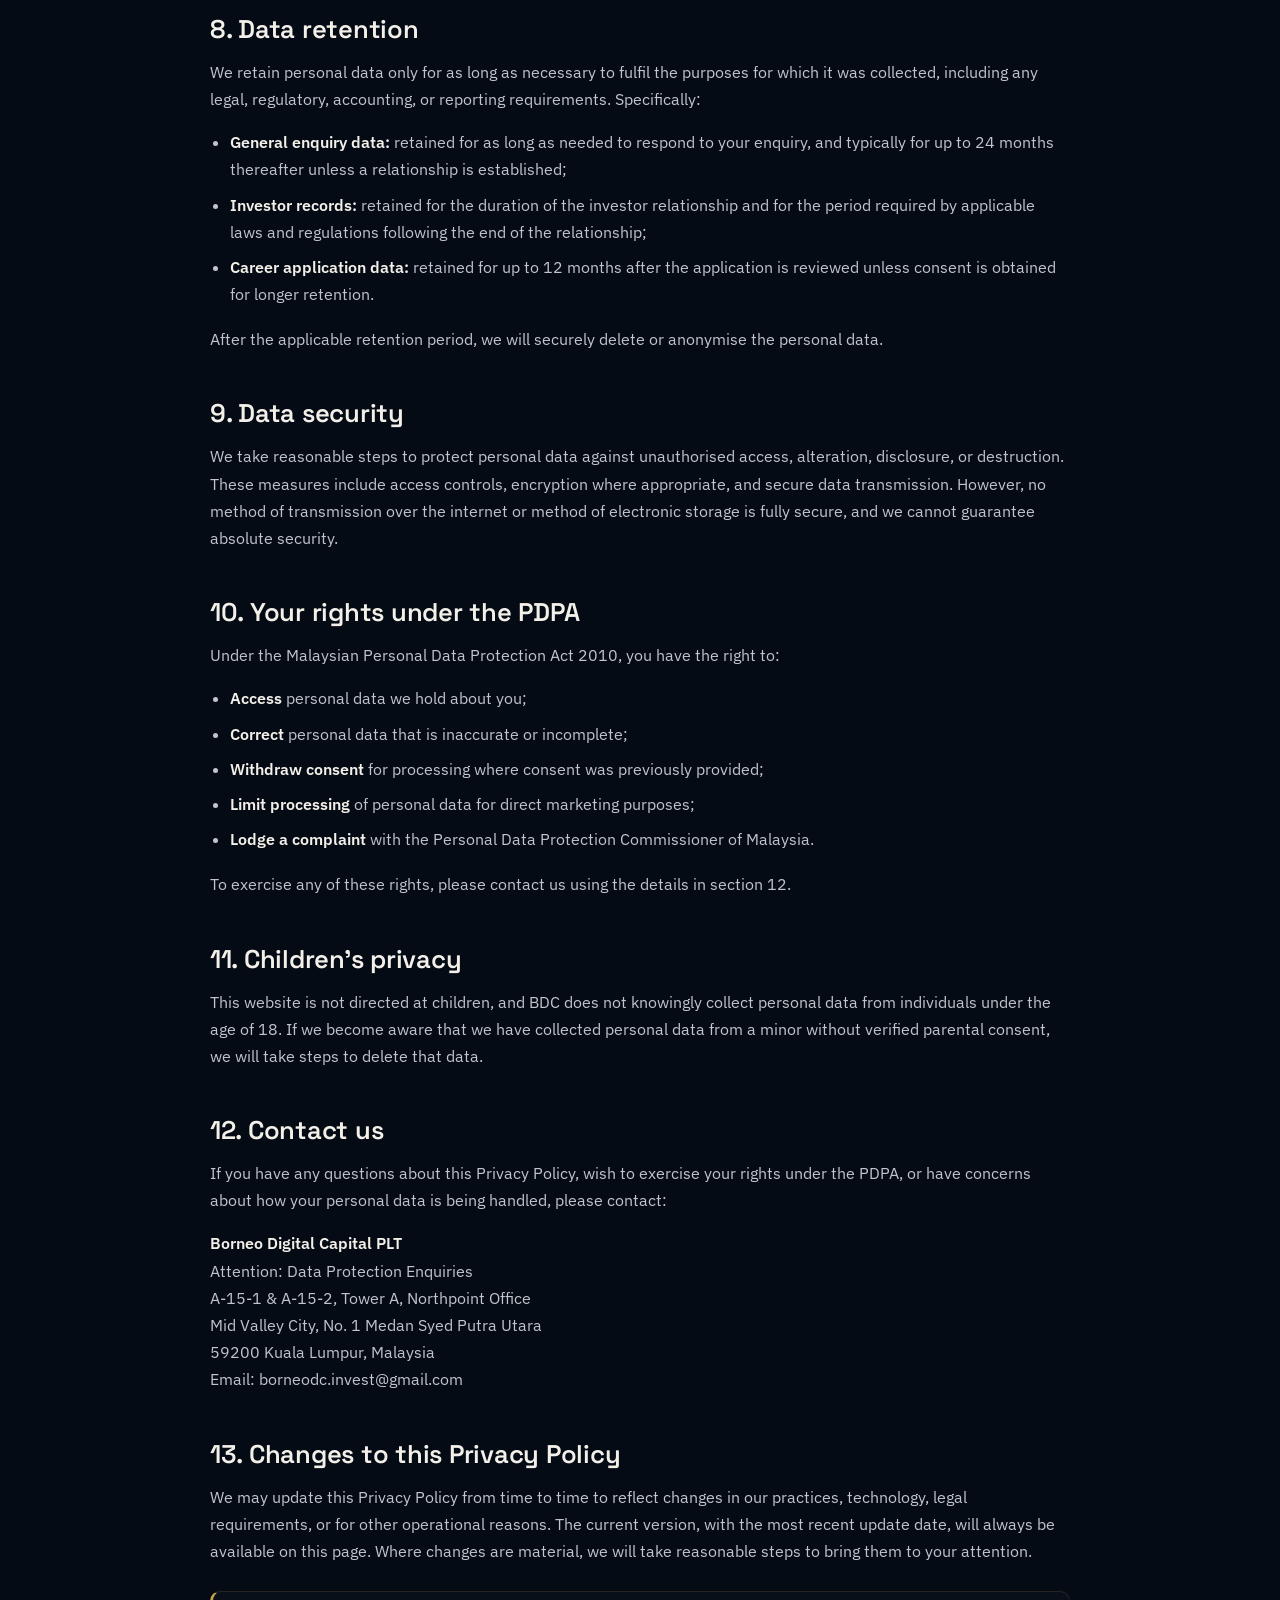
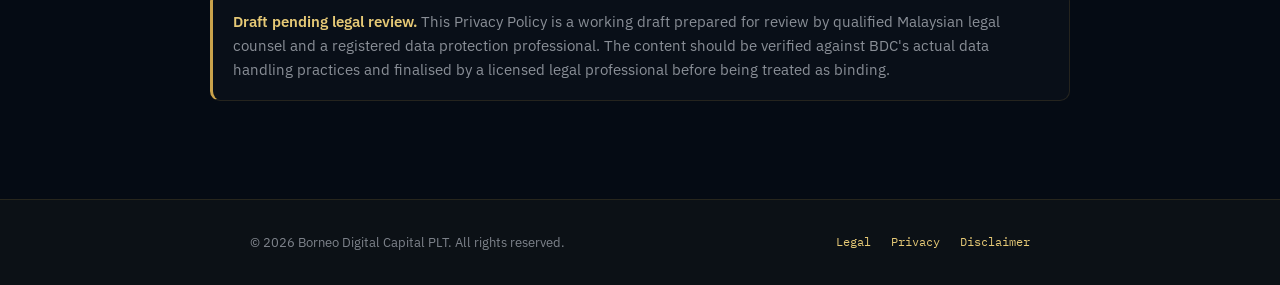
<file: privacy.html>
<!DOCTYPE html>
<html lang="en">
<head>
<meta charset="UTF-8">
<meta name="viewport" content="width=device-width, initial-scale=1.0">
<title>Privacy Policy — Borneo Digital Capital</title>
<meta name="description" content="How Borneo Digital Capital collects, uses, stores, and protects personal data, in accordance with Malaysia&#39;s Personal Data Protection Act 2010.">
<meta name="author" content="Borneo Digital Capital">
<meta name="robots" content="index, follow">
<link rel="canonical" href="https://borneodigitalcapital.com/privacy.html">
<meta property="og:type" content="website">
<meta property="og:title" content="Privacy Policy — Borneo Digital Capital">
<meta property="og:description" content="How Borneo Digital Capital collects, uses, stores, and protects personal data, in accordance with Malaysia&#39;s Personal Data Protection Act 2010.">
<meta property="og:url" content="https://borneodigitalcapital.com/privacy.html">
<meta property="og:image" content="https://borneodigitalcapital.com/images/sector-1.jpg">
<meta name="twitter:card" content="summary_large_image">
<meta name="twitter:title" content="Privacy Policy — Borneo Digital Capital">
<meta name="twitter:description" content="How Borneo Digital Capital collects, uses, stores, and protects personal data, in accordance with Malaysia&#39;s Personal Data Protection Act 2010.">
<meta name="twitter:image" content="https://borneodigitalcapital.com/images/sector-1.jpg">
<link rel="preconnect" href="https://fonts.googleapis.com">
<link rel="preconnect" href="https://fonts.gstatic.com" crossorigin>
<link href="https://fonts.googleapis.com/css2?family=Space+Grotesk:wght@400;500;600;700&family=IBM+Plex+Sans:wght@400;500;600&family=IBM+Plex+Mono:wght@400;500&display=swap" rel="stylesheet">
<style>
  :root{
    --bg:#050b14; --panel:#0c1116;
    --gold:#c9a24b; --gold-bright:#e6c976;
    --ink:#f3f0e9; --body:#c1c5cb; --muted:#8a8f97; --faint:#7e838b;
    --line:rgba(201,162,75,.14);
  }
  *{margin:0;padding:0;box-sizing:border-box}
  html{scroll-behavior:smooth}
  body{font-family:'IBM Plex Sans',system-ui,sans-serif;background:var(--bg);
       color:var(--body);font-size:16px;line-height:1.7;-webkit-font-smoothing:antialiased}
  a{color:inherit}
  img{max-width:100%;display:block}

  header{position:sticky;top:0;z-index:50;display:flex;align-items:center;
         justify-content:space-between;gap:24px;padding:14px 40px;
         background:rgba(6,10,16,.72);backdrop-filter:blur(14px);
         border-bottom:1px solid var(--line)}
  .brand{display:flex;align-items:center;gap:12px;text-decoration:none}
  .brand-logo{height:42px;width:42px;flex:none;object-fit:cover;
    border-radius:10px;border:1px solid rgba(201,162,75,.3)}
  .brand-name{font-family:'Space Grotesk',sans-serif;font-weight:600;
              font-size:14px;color:var(--ink)}
  .back{font-family:'IBM Plex Mono',monospace;font-size:12px;
        letter-spacing:.08em;color:var(--gold-bright);text-decoration:none}
  .back:hover{color:var(--ink)}

  .page-header{position:relative;overflow:hidden;padding:76px 40px 54px;
    border-bottom:1px solid var(--line);
    background:radial-gradient(1000px 720px at 78% 0%,rgba(201,162,75,.07),transparent 60%),var(--panel)}
  .wrap{max-width:860px;margin:0 auto}
  .eyebrow{font-family:'IBM Plex Mono',monospace;font-size:11px;letter-spacing:.18em;
           text-transform:uppercase;color:var(--gold);margin-bottom:16px}
  .page-header h1{font-family:'Space Grotesk',sans-serif;font-weight:600;
    font-size:clamp(2rem,4vw,3rem);line-height:1.08;letter-spacing:-.02em;
    color:var(--ink);margin-bottom:14px}
  .deck{font-size:16.5px;color:var(--muted);max-width:58ch}
  .updated{margin-top:26px;padding-top:18px;border-top:1px solid rgba(255,255,255,.08);
    font-family:'IBM Plex Mono',monospace;font-size:11px;letter-spacing:.14em;
    text-transform:uppercase;color:var(--faint)}

  main{padding:56px 40px 72px}
  main h2{font-family:'Space Grotesk',sans-serif;font-weight:600;
    font-size:clamp(1.3rem,2.2vw,1.6rem);line-height:1.25;letter-spacing:-.01em;
    color:var(--ink);margin:44px 0 14px}
  main h2:first-of-type{margin-top:0}
  main h3{font-family:'Space Grotesk',sans-serif;font-weight:600;font-size:1.05rem;
    color:var(--ink);margin:28px 0 10px}
  main p{margin-bottom:16px;color:var(--body)}
  main strong{color:var(--ink);font-weight:600}
  main ul,main ol{margin:0 0 18px 20px}
  main li{margin-bottom:8px;color:var(--body)}
  main a{color:var(--gold-bright);text-decoration:none;
         border-bottom:1px solid rgba(230,201,118,.3)}
  main a:hover{color:var(--ink)}
  main table{width:100%;border-collapse:collapse;margin:0 0 20px;font-size:14.5px}
  main th,main td{text-align:left;padding:10px 12px;
    border-bottom:1px solid rgba(255,255,255,.07);vertical-align:top}
  main th{font-family:'IBM Plex Mono',monospace;font-size:11px;letter-spacing:.1em;
    text-transform:uppercase;color:var(--gold)}

  .reviewbox{background:rgba(255,255,255,.02);border:1px solid var(--line);
    border-left:3px solid var(--gold);border-radius:10px;padding:18px 20px;
    margin:26px 0;font-size:14.5px;line-height:1.65;color:var(--muted)}
  .reviewbox strong{color:var(--gold-bright)}
  .keystatement{background:rgba(201,162,75,.06);border:1px solid var(--line);
    border-left:3px solid var(--gold-bright);border-radius:10px;
    padding:22px 24px;margin:30px 0;color:var(--body)}
  .keystatement p:last-child{margin-bottom:0}
  .keystatement strong{color:var(--ink)}

  footer{border-top:1px solid var(--line);background:var(--panel)}
  .footer-inner{max-width:860px;margin:0 auto;padding:32px 40px;display:flex;
    flex-wrap:wrap;justify-content:space-between;gap:16px;align-items:center}
  .copyright{font-size:12.5px;color:var(--faint)}
  .footer-links{display:flex;gap:20px}
  .footer-links a{font-family:'IBM Plex Mono',monospace;font-size:12px;
    color:var(--gold-bright);text-decoration:none}
  .footer-links a:hover{color:var(--ink)}

  @media(max-width:640px){
    header{padding:12px 20px}
    .page-header{padding:52px 20px 40px}
    main{padding:40px 20px 56px}
    .footer-inner{padding:26px 20px}
  }
</style>
</head>
<body>

<header>
  <a class="brand" href="index.html">
    <img class="brand-logo" src="images/BDC-logo.png" alt="Borneo Digital Capital">
    <span class="brand-name">Borneo Digital Capital</span>
  </a>
  <a class="back" href="index.html">&larr; Back to home</a>
</header>

<div class="page-header">
  <div class="wrap">
    <div class="eyebrow">Privacy</div>
    <h1>Privacy Policy</h1>
    <p class="deck">How Borneo Digital Capital collects, uses, stores, and protects personal data, in accordance with Malaysia&#39;s Personal Data Protection Act 2010.</p>
    <div class="updated">Last updated &middot; January 2026</div>
  </div>
</div>

<main>
  <div class="wrap">
    <div class="reviewbox">
          <strong>Note to readers:</strong> Borneo Digital Capital takes the protection of personal data seriously. This Privacy Policy explains what information we collect, why we collect it, and the rights you have under Malaysian law.
        </div>
        <h2>1. About this Privacy Policy</h2>
        <p>This Privacy Policy describes how <strong>Borneo Digital Capital PLT</strong> ("BDC", "we", "us", or "our") collects, uses, stores, and discloses personal data in the course of operating its website at borneodigitalcapital.com and conducting its business activities.</p>
        <p>This policy is issued in accordance with the <strong>Malaysian Personal Data Protection Act 2010 ("PDPA")</strong> and applies to all personal data processed by BDC in respect of commercial transactions.</p>
        <h2>2. Personal data we collect</h2>
        <p>We may collect personal data through this website and through our broader business activities, including:</p>
        <h3>Information you provide directly</h3>
        <ul>
          <li><strong>Contact information:</strong> name, email address, telephone number, and postal address provided when you contact us through the website, email, or other channels;</li>
          <li><strong>Professional information:</strong> employer, job title, professional credentials, and similar information you choose to share with us;</li>
          <li><strong>Investor information:</strong> if you are a Sophisticated Investor or prospective investor, additional information required for investor onboarding, including identification, financial qualification, and beneficial ownership details, collected through separate investor onboarding procedures and not through this public website;</li>
          <li><strong>Career-related information:</strong> CVs, employment history, and supporting documents submitted in connection with career enquiries;</li>
          <li><strong>Correspondence:</strong> content of emails, letters, or other communications you send to us.</li>
        </ul>
        <h3>Information collected automatically</h3>
        <ul>
          <li><strong>Technical data:</strong> IP address, browser type, device information, operating system, and referring website;</li>
          <li><strong>Usage data:</strong> pages visited, time spent on the website, and general interaction patterns;</li>
          <li><strong>Cookies and similar technologies:</strong> see section 7 below.</li>
        </ul>
        <h2>3. How we use personal data</h2>
        <p>We use personal data for the following purposes:</p>
        <ul>
          <li>Responding to enquiries received through the website or other channels;</li>
          <li>Processing career applications and considering candidates for available roles;</li>
          <li>Conducting investor onboarding, where applicable, in compliance with anti-money laundering, counter-financing of terrorism, and know-your-client requirements;</li>
          <li>Communicating with investors and prospective investors about fund-related matters, where consent has been obtained;</li>
          <li>Operating, maintaining, and improving the website;</li>
          <li>Complying with legal, regulatory, and reporting obligations under Malaysian law;</li>
          <li>Protecting against fraud, unauthorised access, and other security risks.</li>
        </ul>
        <h2>4. Legal basis for processing</h2>
        <p>We process personal data on the following legal bases under the PDPA:</p>
        <ul>
          <li><strong>Consent:</strong> where you have provided consent for specific processing activities;</li>
          <li><strong>Contractual necessity:</strong> where processing is necessary to enter into or perform a contract with you;</li>
          <li><strong>Legal obligation:</strong> where processing is required to comply with Malaysian law or regulatory requirements;</li>
          <li><strong>Legitimate interests:</strong> where processing is necessary for our legitimate interests in operating the business, provided these interests are not overridden by your rights.</li>
        </ul>
        <h2>5. Disclosure of personal data</h2>
        <p>We may disclose personal data to:</p>
        <ul>
          <li><strong>Service providers:</strong> third parties who provide services to BDC, including IT, hosting (Cloudflare), email, and professional advisors (legal, accounting, audit). These parties are required to handle personal data in accordance with applicable laws and our instructions;</li>
          <li><strong>Regulators:</strong> the Securities Commission Malaysia, the Inland Revenue Board, or other regulatory or governmental authorities, where required by law or in connection with our regulatory obligations;</li>
          <li><strong>Group entities and partners:</strong> affiliated entities and co-investment partners, where necessary for the conduct of investment activities;</li>
          <li><strong>Professional advisors:</strong> external lawyers, auditors, and consultants engaged by BDC;</li>
          <li><strong>In connection with corporate transactions:</strong> if BDC is involved in a merger, acquisition, restructuring, or sale of assets, personal data may be transferred as part of that transaction.</li>
        </ul>
        <p>We do <strong>not</strong> sell personal data to third parties.</p>
        <h2>6. Cross-border data transfers</h2>
        <p>Some of our service providers may be located outside Malaysia, including Cloudflare (which provides the hosting and content delivery infrastructure for this website). Where personal data is transferred outside Malaysia, we take reasonable steps to ensure an adequate level of protection is in place, in accordance with the requirements of the PDPA.</p>
        <h2>7. Cookies and similar technologies</h2>
        <p>This website uses cookies and similar technologies to:</p>
        <ul>
          <li>Operate essential website functions;</li>
          <li>Improve security and prevent abuse, including through Cloudflare's protection services;</li>
          <li>Understand general usage patterns through anonymised analytics, where applicable.</li>
        </ul>
        <p>Most web browsers allow you to control cookies through browser settings. Disabling cookies may affect the functionality of the website.</p>
        <h2>8. Data retention</h2>
        <p>We retain personal data only for as long as necessary to fulfil the purposes for which it was collected, including any legal, regulatory, accounting, or reporting requirements. Specifically:</p>
        <ul>
          <li><strong>General enquiry data:</strong> retained for as long as needed to respond to your enquiry, and typically for up to 24 months thereafter unless a relationship is established;</li>
          <li><strong>Investor records:</strong> retained for the duration of the investor relationship and for the period required by applicable laws and regulations following the end of the relationship;</li>
          <li><strong>Career application data:</strong> retained for up to 12 months after the application is reviewed unless consent is obtained for longer retention.</li>
        </ul>
        <p>After the applicable retention period, we will securely delete or anonymise the personal data.</p>
        <h2>9. Data security</h2>
        <p>We take reasonable steps to protect personal data against unauthorised access, alteration, disclosure, or destruction. These measures include access controls, encryption where appropriate, and secure data transmission. However, no method of transmission over the internet or method of electronic storage is fully secure, and we cannot guarantee absolute security.</p>
        <h2>10. Your rights under the PDPA</h2>
        <p>Under the Malaysian Personal Data Protection Act 2010, you have the right to:</p>
        <ul>
          <li><strong>Access</strong> personal data we hold about you;</li>
          <li><strong>Correct</strong> personal data that is inaccurate or incomplete;</li>
          <li><strong>Withdraw consent</strong> for processing where consent was previously provided;</li>
          <li><strong>Limit processing</strong> of personal data for direct marketing purposes;</li>
          <li><strong>Lodge a complaint</strong> with the Personal Data Protection Commissioner of Malaysia.</li>
        </ul>
        <p>To exercise any of these rights, please contact us using the details in section 12.</p>
        <h2>11. Children's privacy</h2>
        <p>This website is not directed at children, and BDC does not knowingly collect personal data from individuals under the age of 18. If we become aware that we have collected personal data from a minor without verified parental consent, we will take steps to delete that data.</p>
        <h2>12. Contact us</h2>
        <p>If you have any questions about this Privacy Policy, wish to exercise your rights under the PDPA, or have concerns about how your personal data is being handled, please contact:</p>
        <p><strong>Borneo Digital Capital PLT</strong><br>
        Attention: Data Protection Enquiries<br>
        A-15-1 &amp; A-15-2, Tower A, Northpoint Office<br>
        Mid Valley City, No. 1 Medan Syed Putra Utara<br>
        59200 Kuala Lumpur, Malaysia<br>
        Email: <a href="mailto:borneodc.invest@gmail.com" style="color: var(--green); border-bottom: 1px solid var(--gray-300);">borneodc.invest@gmail.com</a></p>
        <h2>13. Changes to this Privacy Policy</h2>
        <p>We may update this Privacy Policy from time to time to reflect changes in our practices, technology, legal requirements, or for other operational reasons. The current version, with the most recent update date, will always be available on this page. Where changes are material, we will take reasonable steps to bring them to your attention.</p>
        <div class="reviewbox">
          <strong>Draft pending legal review.</strong> This Privacy Policy is a working draft prepared for review by qualified Malaysian legal counsel and a registered data protection professional. The content should be verified against BDC's actual data handling practices and finalised by a licensed legal professional before being treated as binding.
        </div>
  </div>
</main>

<footer>
  <div class="footer-inner">
    <div class="copyright">&copy; 2026 Borneo Digital Capital PLT. All rights reserved.</div>
    <div class="footer-links">
      <a href="legal.html">Legal</a>
      <a href="privacy.html">Privacy</a>
      <a href="disclaimer.html">Disclaimer</a>
    </div>
  </div>
</footer>

</body>
</html>
</file>
